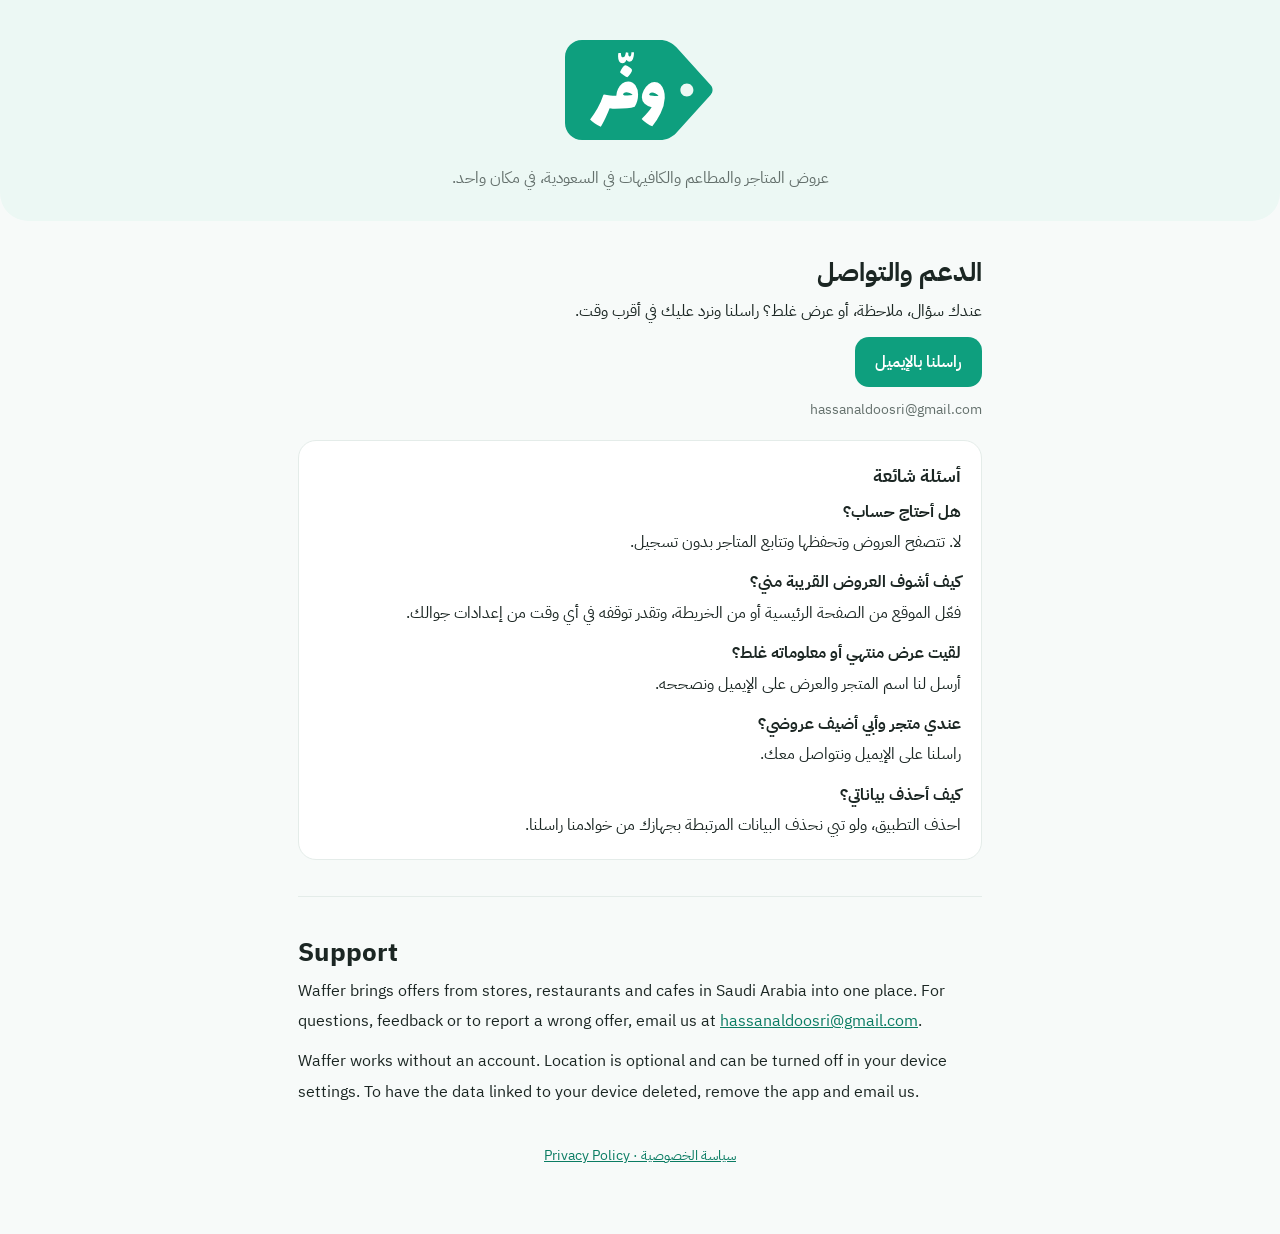
<file: index.html>
<!doctype html>
<html lang="ar" dir="rtl">
<head>
<meta charset="utf-8">
<meta name="viewport" content="width=device-width, initial-scale=1">
<title>وفّر — الدعم</title>
<meta name="description" content="وفّر: عروض المتاجر والمطاعم والكافيهات في السعودية. صفحة الدعم والتواصل.">
<link rel="icon" type="image/svg+xml" href="favicon.svg">
<link rel="preconnect" href="https://fonts.googleapis.com">
<link rel="preconnect" href="https://fonts.gstatic.com" crossorigin>
<link href="https://fonts.googleapis.com/css2?family=IBM+Plex+Sans+Arabic:wght@400;600;700&display=swap" rel="stylesheet">
<link rel="stylesheet" href="style.css">
</head>
<body>
<header>
  <img src="logo.svg" alt="وفّر">
  <p>عروض المتاجر والمطاعم والكافيهات في السعودية، في مكان واحد.</p>
</header>
<main>
  <h1>الدعم والتواصل</h1>
  <p>عندك سؤال، ملاحظة، أو عرض غلط؟ راسلنا ونرد عليك في أقرب وقت.</p>
  <p><a class="btn" href="mailto:hassanaldoosri@gmail.com">راسلنا بالإيميل</a></p>
  <p class="muted">hassanaldoosri@gmail.com</p>

  <div class="card">
    <h2 style="margin-top:0">أسئلة شائعة</h2>
    <p><strong>هل أحتاج حساب؟</strong><br>لا. تتصفح العروض وتحفظها وتتابع المتاجر بدون تسجيل.</p>
    <p><strong>كيف أشوف العروض القريبة مني؟</strong><br>فعّل الموقع من الصفحة الرئيسية أو من الخريطة، وتقدر توقفه في أي وقت من إعدادات جوالك.</p>
    <p><strong>لقيت عرض منتهي أو معلوماته غلط؟</strong><br>أرسل لنا اسم المتجر والعرض على الإيميل ونصححه.</p>
    <p><strong>عندي متجر وأبي أضيف عروضي؟</strong><br>راسلنا على الإيميل ونتواصل معك.</p>
    <p style="margin-bottom:0"><strong>كيف أحذف بياناتي؟</strong><br>احذف التطبيق، ولو تبي نحذف البيانات المرتبطة بجهازك من خوادمنا راسلنا.</p>
  </div>

  <hr>

  <section lang="en">
    <h1>Support</h1>
    <p>Waffer brings offers from stores, restaurants and cafes in Saudi Arabia into one place. For questions, feedback or to report a wrong offer, email us at <a href="mailto:hassanaldoosri@gmail.com">hassanaldoosri@gmail.com</a>.</p>
    <p>Waffer works without an account. Location is optional and can be turned off in your device settings. To have the data linked to your device deleted, remove the app and email us.</p>
  </section>

  <nav><a href="privacy.html">سياسة الخصوصية · Privacy Policy</a></nav>
</main>
</body>
</html>
</file>
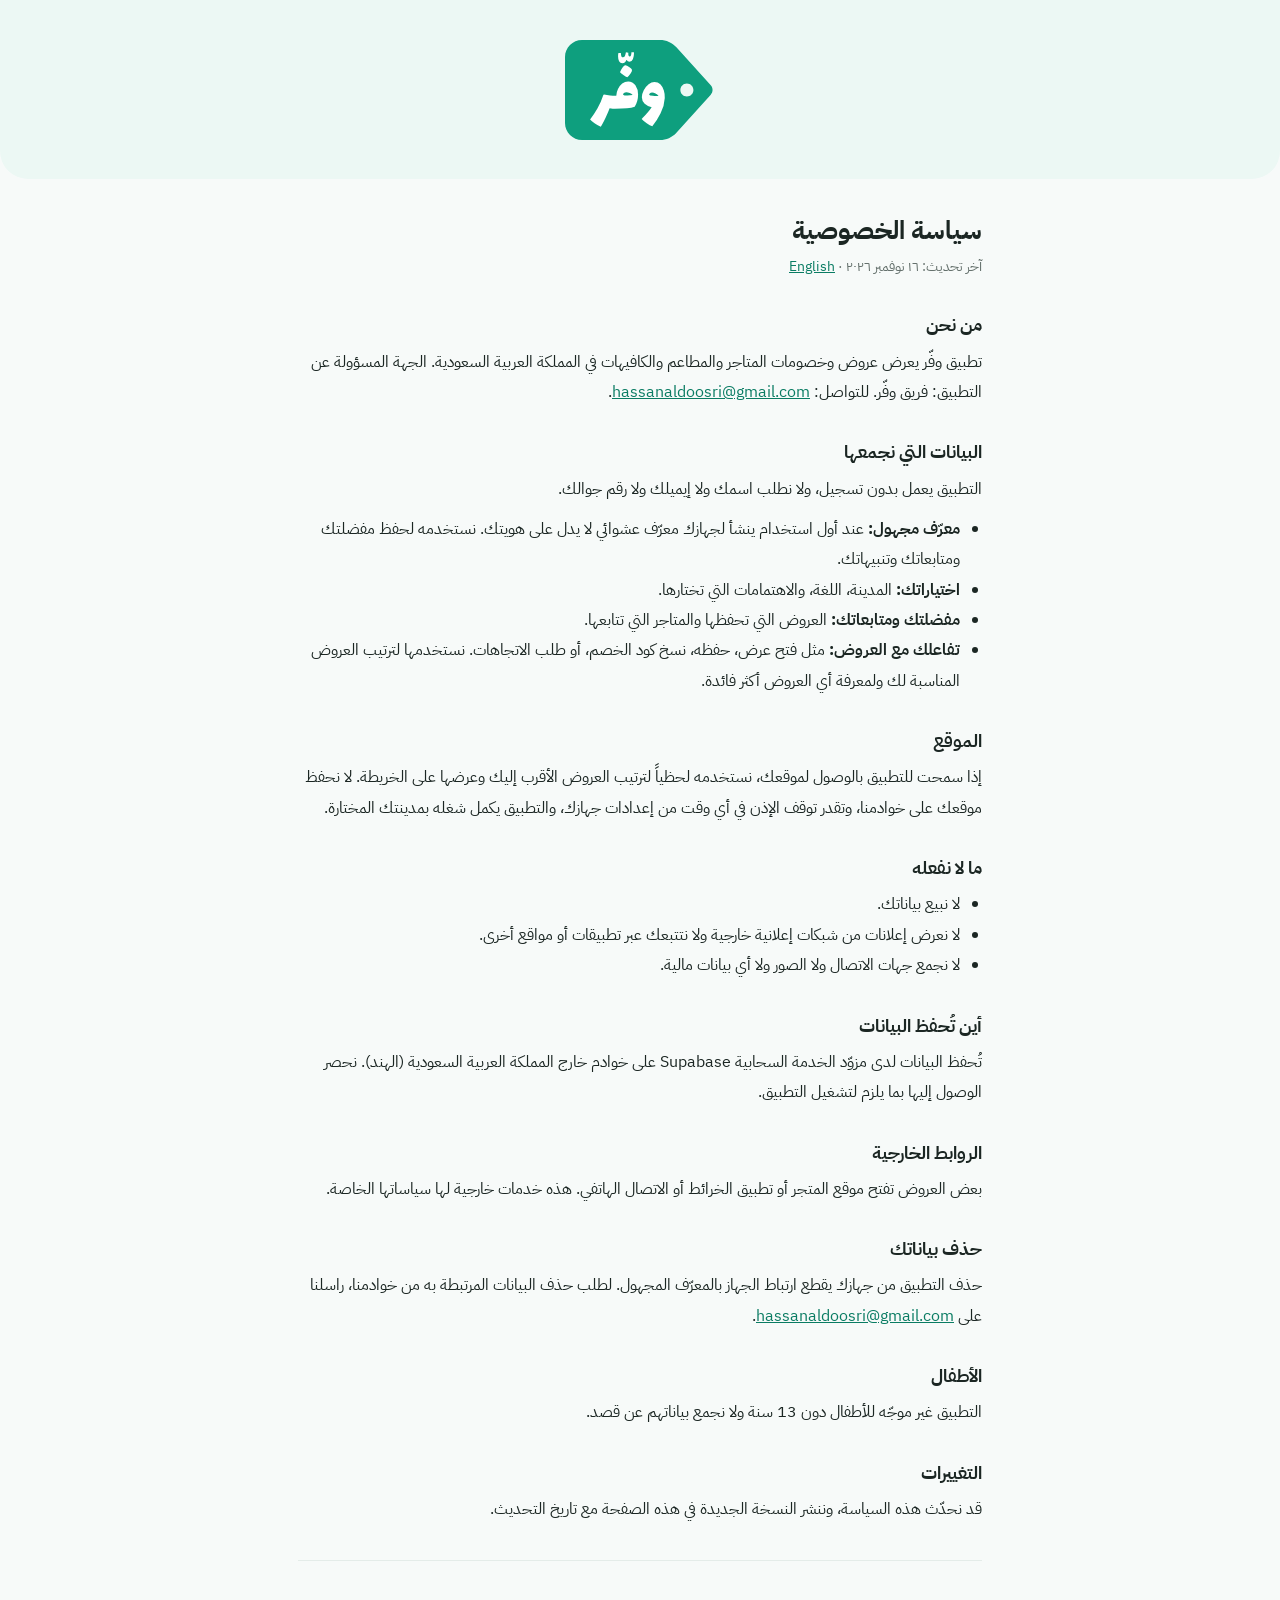
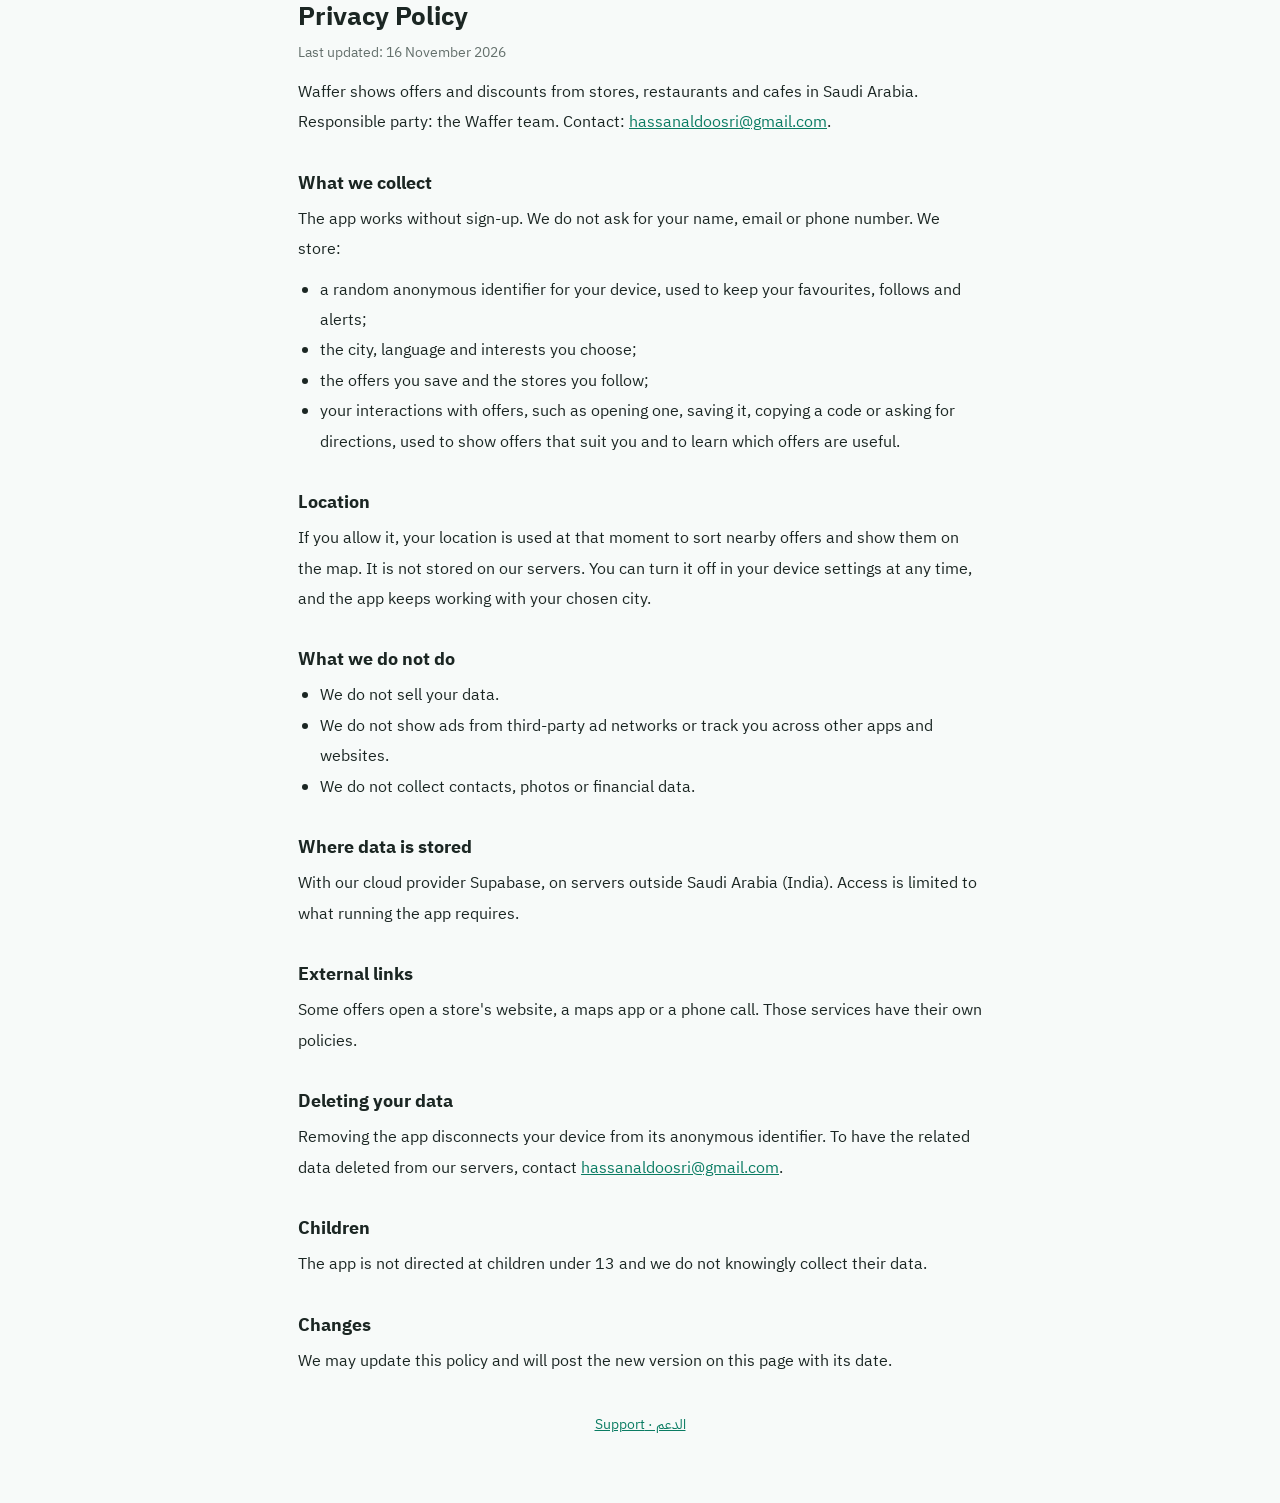
<file: privacy.html>
<!doctype html>
<html lang="ar" dir="rtl">
<head>
<meta charset="utf-8">
<meta name="viewport" content="width=device-width, initial-scale=1">
<title>سياسة الخصوصية — وفّر</title>
<link rel="icon" type="image/svg+xml" href="favicon.svg">
<link rel="preconnect" href="https://fonts.googleapis.com">
<link rel="preconnect" href="https://fonts.gstatic.com" crossorigin>
<link href="https://fonts.googleapis.com/css2?family=IBM+Plex+Sans+Arabic:wght@400;600;700&display=swap" rel="stylesheet">
<link rel="stylesheet" href="style.css">
</head>
<body>
<header>
  <a href="./"><img src="logo.svg" alt="وفّر"></a>
</header>
<main>
  <h1>سياسة الخصوصية</h1>
  <p class="muted">آخر تحديث: ١٦ نوفمبر ٢٠٢٦ · <a href="#english">English</a></p>

  <h2>من نحن</h2>
  <p>تطبيق وفّر يعرض عروض وخصومات المتاجر والمطاعم والكافيهات في المملكة العربية السعودية. الجهة المسؤولة عن التطبيق: فريق وفّر. للتواصل: <a href="mailto:hassanaldoosri@gmail.com">hassanaldoosri@gmail.com</a>.</p>

  <h2>البيانات التي نجمعها</h2>
  <p>التطبيق يعمل بدون تسجيل، ولا نطلب اسمك ولا إيميلك ولا رقم جوالك.</p>
  <ul>
    <li><strong>معرّف مجهول:</strong> عند أول استخدام ينشأ لجهازك معرّف عشوائي لا يدل على هويتك. نستخدمه لحفظ مفضلتك ومتابعاتك وتنبيهاتك.</li>
    <li><strong>اختياراتك:</strong> المدينة، اللغة، والاهتمامات التي تختارها.</li>
    <li><strong>مفضلتك ومتابعاتك:</strong> العروض التي تحفظها والمتاجر التي تتابعها.</li>
    <li><strong>تفاعلك مع العروض:</strong> مثل فتح عرض، حفظه، نسخ كود الخصم، أو طلب الاتجاهات. نستخدمها لترتيب العروض المناسبة لك ولمعرفة أي العروض أكثر فائدة.</li>
  </ul>

  <h2>الموقع</h2>
  <p>إذا سمحت للتطبيق بالوصول لموقعك، نستخدمه لحظياً لترتيب العروض الأقرب إليك وعرضها على الخريطة. لا نحفظ موقعك على خوادمنا، وتقدر توقف الإذن في أي وقت من إعدادات جهازك، والتطبيق يكمل شغله بمدينتك المختارة.</p>

  <h2>ما لا نفعله</h2>
  <ul>
    <li>لا نبيع بياناتك.</li>
    <li>لا نعرض إعلانات من شبكات إعلانية خارجية ولا نتتبعك عبر تطبيقات أو مواقع أخرى.</li>
    <li>لا نجمع جهات الاتصال ولا الصور ولا أي بيانات مالية.</li>
  </ul>

  <h2>أين تُحفظ البيانات</h2>
  <p>تُحفظ البيانات لدى مزوّد الخدمة السحابية Supabase على خوادم خارج المملكة العربية السعودية (الهند). نحصر الوصول إليها بما يلزم لتشغيل التطبيق.</p>

  <h2>الروابط الخارجية</h2>
  <p>بعض العروض تفتح موقع المتجر أو تطبيق الخرائط أو الاتصال الهاتفي. هذه خدمات خارجية لها سياساتها الخاصة.</p>

  <h2>حذف بياناتك</h2>
  <p>حذف التطبيق من جهازك يقطع ارتباط الجهاز بالمعرّف المجهول. لطلب حذف البيانات المرتبطة به من خوادمنا، راسلنا على <a href="mailto:hassanaldoosri@gmail.com">hassanaldoosri@gmail.com</a>.</p>

  <h2>الأطفال</h2>
  <p>التطبيق غير موجّه للأطفال دون 13 سنة ولا نجمع بياناتهم عن قصد.</p>

  <h2>التغييرات</h2>
  <p>قد نحدّث هذه السياسة، وننشر النسخة الجديدة في هذه الصفحة مع تاريخ التحديث.</p>

  <hr>

  <section id="english" lang="en">
    <h1>Privacy Policy</h1>
    <p class="muted">Last updated: 16 November 2026</p>
    <p>Waffer shows offers and discounts from stores, restaurants and cafes in Saudi Arabia. Responsible party: the Waffer team. Contact: <a href="mailto:hassanaldoosri@gmail.com">hassanaldoosri@gmail.com</a>.</p>

    <h2>What we collect</h2>
    <p>The app works without sign-up. We do not ask for your name, email or phone number. We store:</p>
    <ul>
      <li>a random anonymous identifier for your device, used to keep your favourites, follows and alerts;</li>
      <li>the city, language and interests you choose;</li>
      <li>the offers you save and the stores you follow;</li>
      <li>your interactions with offers, such as opening one, saving it, copying a code or asking for directions, used to show offers that suit you and to learn which offers are useful.</li>
    </ul>

    <h2>Location</h2>
    <p>If you allow it, your location is used at that moment to sort nearby offers and show them on the map. It is not stored on our servers. You can turn it off in your device settings at any time, and the app keeps working with your chosen city.</p>

    <h2>What we do not do</h2>
    <ul>
      <li>We do not sell your data.</li>
      <li>We do not show ads from third-party ad networks or track you across other apps and websites.</li>
      <li>We do not collect contacts, photos or financial data.</li>
    </ul>

    <h2>Where data is stored</h2>
    <p>With our cloud provider Supabase, on servers outside Saudi Arabia (India). Access is limited to what running the app requires.</p>

    <h2>External links</h2>
    <p>Some offers open a store's website, a maps app or a phone call. Those services have their own policies.</p>

    <h2>Deleting your data</h2>
    <p>Removing the app disconnects your device from its anonymous identifier. To have the related data deleted from our servers, contact <a href="mailto:hassanaldoosri@gmail.com">hassanaldoosri@gmail.com</a>.</p>

    <h2>Children</h2>
    <p>The app is not directed at children under 13 and we do not knowingly collect their data.</p>

    <h2>Changes</h2>
    <p>We may update this policy and will post the new version on this page with its date.</p>
  </section>

  <nav><a href="./">الدعم · Support</a></nav>
</main>
</body>
</html>
</file>
<file: style.css>
:root {
  --brand: #0e9f7e; --brand-deep: #0a7c63; --soft: #ecf8f4;
  --bg: #f7faf9; --card: #ffffff; --line: #e4ece9; --text: #1b2623; --muted: #64706c;
}
@media (prefers-color-scheme: dark) {
  :root { --brand: #1db892; --brand-deep: #5fd9ba; --soft: #15302a; --bg: #0f1a17; --card: #17241f; --line: #263830; --text: #e8f1ee; --muted: #93a39d; }
}
* { box-sizing: border-box; }
body { margin: 0; background: var(--bg); color: var(--text); font-family: 'IBM Plex Sans Arabic', system-ui, sans-serif; font-size: 16px; line-height: 1.9; }
main { max-width: 720px; margin: 0 auto; padding: 32px 18px 64px; }
header { text-align: center; padding: 40px 18px 28px; background: var(--soft); border-radius: 0 0 28px 28px; }
header img { width: 150px; height: auto; }
header p { margin: 12px auto 0; max-width: 460px; color: var(--muted); }
h1 { font-size: 26px; line-height: 1.5; margin: 0 0 4px; }
h2 { font-size: 18px; margin: 28px 0 4px; }
p, ul { margin: 0 0 10px; }
ul { padding-inline-start: 22px; }
a { color: var(--brand-deep); }
.muted { color: var(--muted); font-size: 14px; }
.card { background: var(--card); border: 1px solid var(--line); border-radius: 18px; padding: 18px 20px; margin-top: 16px; }
.btn { display: inline-block; background: var(--brand); color: #fff; font-weight: 600; text-decoration: none; padding: 10px 20px; border-radius: 14px; }
nav { display: flex; gap: 18px; justify-content: center; flex-wrap: wrap; margin-top: 36px; font-size: 14px; }
hr { border: 0; border-top: 1px solid var(--line); margin: 36px 0; }
[lang='en'] { direction: ltr; text-align: left; }
</file>
